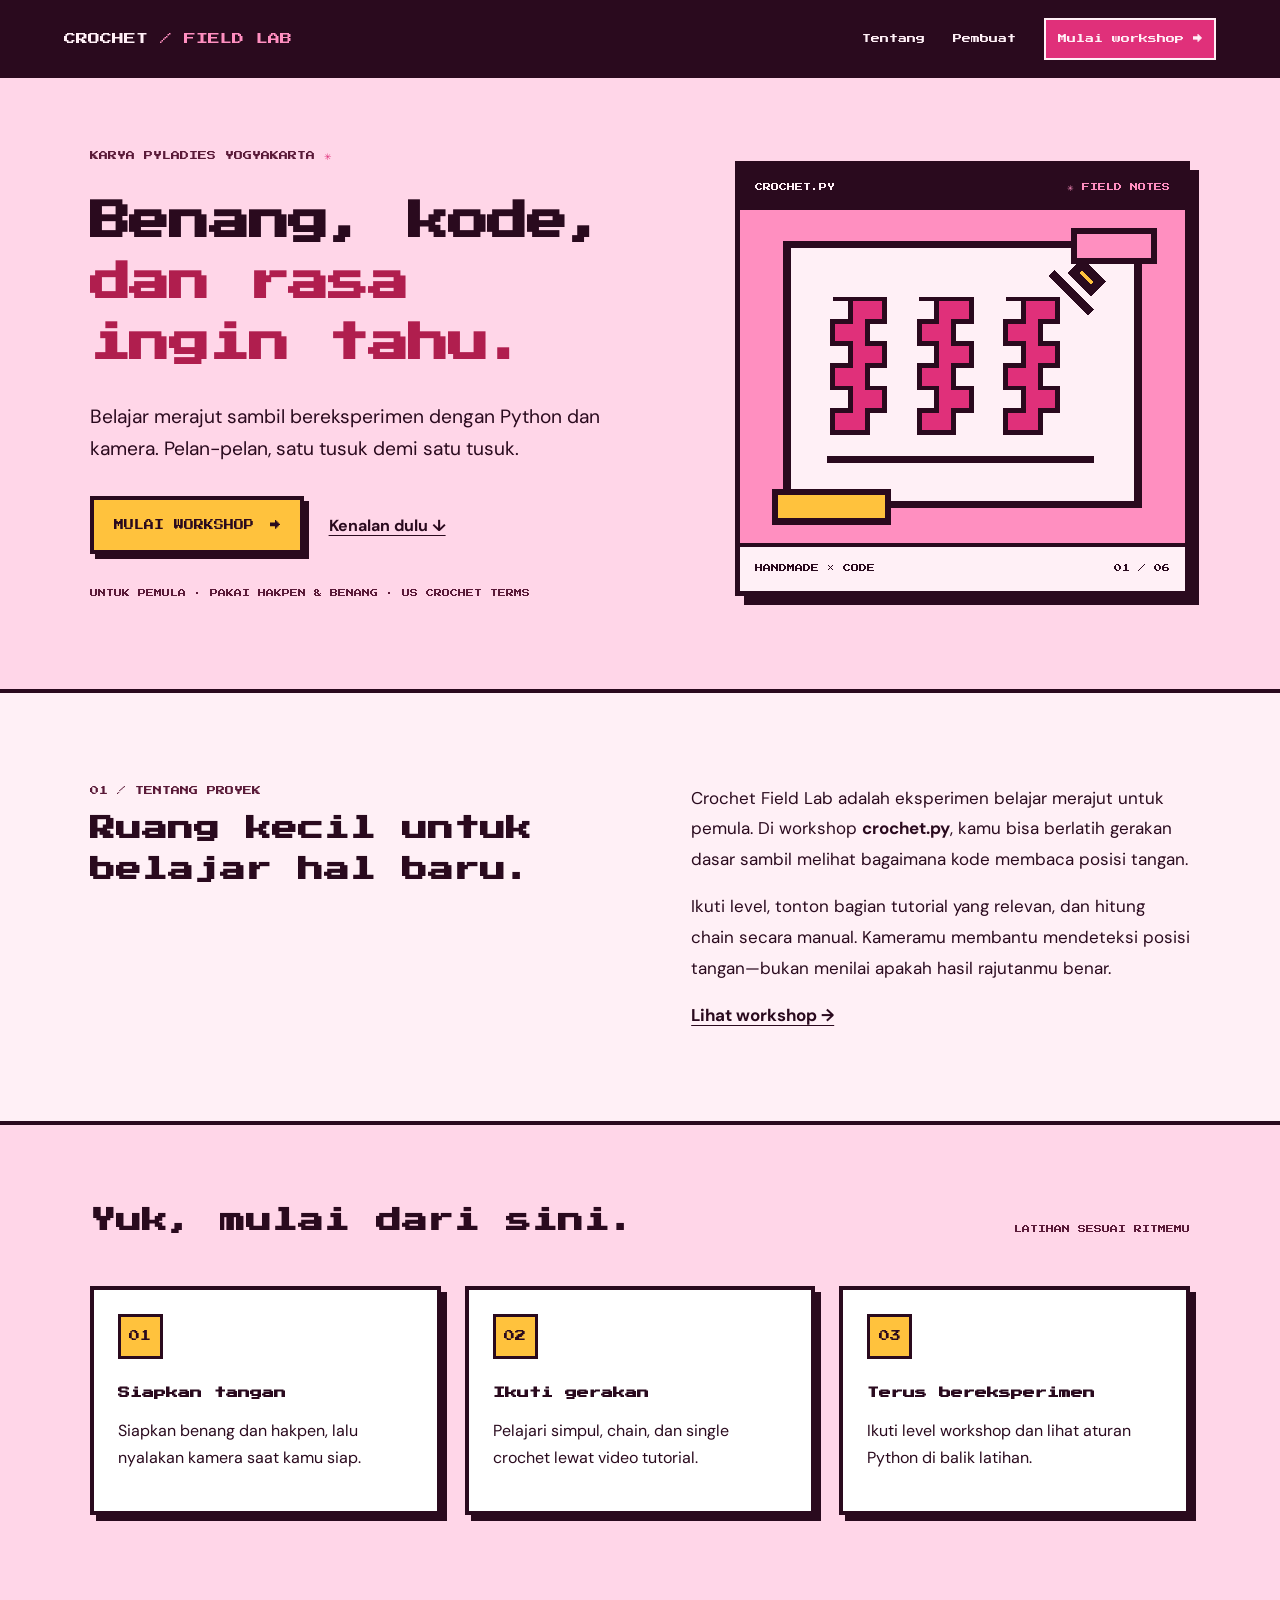
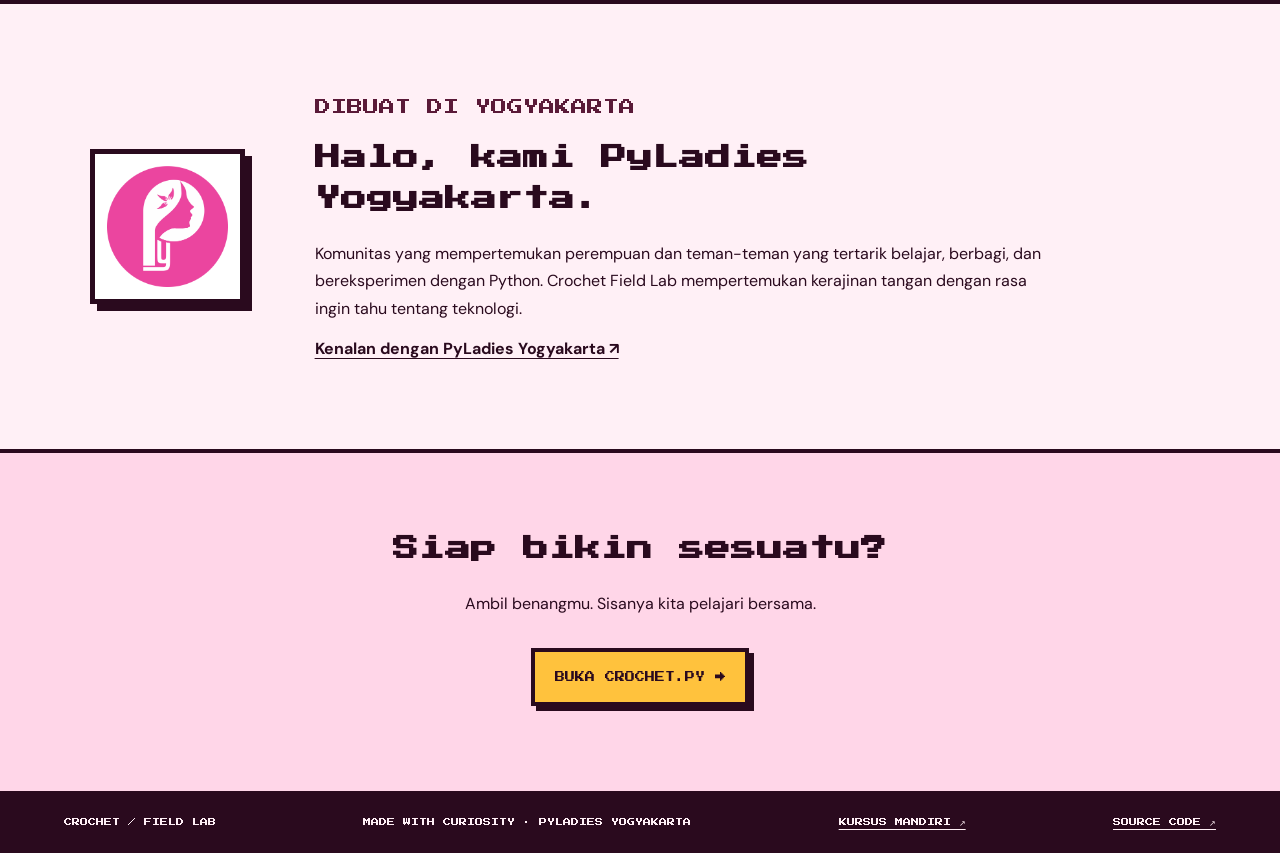
<file: index.html>
<!doctype html>
<html lang="id">
<head>
  <meta charset="utf-8" />
  <meta name="viewport" content="width=device-width, initial-scale=1" />
  <meta name="theme-color" content="#FFD6E8" />
  <meta name="description" content="Crochet Field Lab adalah eksperimen belajar merajut dan teknologi dari PyLadies Yogyakarta." />
  <title>Crochet Field Lab — Belajar, satu tusuk demi satu tusuk</title>
  <link rel="preconnect" href="https://fonts.googleapis.com" />
  <link rel="preconnect" href="https://fonts.gstatic.com" crossorigin />
  <link href="https://fonts.googleapis.com/css2?family=DM+Sans:wght@400;500;700&family=Press+Start+2P&display=swap" rel="stylesheet" />
  <link rel="stylesheet" href="profile.css" />
</head>
<body>
  <header class="topbar">
    <a class="brand" href="#home">CROCHET<span> / FIELD LAB</span></a>
    <nav aria-label="Navigasi utama"><a href="#about">Tentang</a><a href="#makers">Pembuat</a><a class="nav-cta" href="workshop.html">Mulai workshop <span aria-hidden="true">→</span></a></nav>
  </header>
  <main id="home">
    <section class="hero" aria-labelledby="hero-title">
      <div class="hero-copy">
        <p class="stamp">KARYA PYLADIES YOGYAKARTA <span>✳</span></p>
        <h1 id="hero-title">Benang, kode,<br /><span>dan rasa ingin tahu.</span></h1>
        <p class="lead">Belajar merajut sambil bereksperimen dengan Python dan kamera. Pelan-pelan, satu tusuk demi satu tusuk.</p>
        <div class="hero-actions"><a class="button button-gold" href="workshop.html">MULAI WORKSHOP <span aria-hidden="true">→</span></a><a class="text-link" href="#about">Kenalan dulu ↓</a></div>
        <p class="note">UNTUK PEMULA · PAKAI HAKPEN &amp; BENANG · US CROCHET TERMS</p>
      </div>
      <div class="hero-art" aria-hidden="true">
        <div class="art-header"><span>CROCHET.PY</span><span>✳ FIELD NOTES</span></div>
        <svg viewBox="0 0 360 270" role="presentation" shape-rendering="crispEdges">
          <rect x="38" y="28" width="284" height="210" fill="#fff0f6" stroke="#2a0a1e" stroke-width="6"/>
          <path d="M75 72h42v18h-14v18h14v18h-14v18h14v18h-14v18h-28v-18h14v-18H75v-18h14v-18H75V90h14V72zm70 0h42v18h-14v18h14v18h-14v18h14v18h-14v18h-28v-18h14v-18h-14v-18h14v-18h-14V90h14V72zm70 0h42v18h-14v18h14v18h-14v18h14v18h-14v18h-28v-18h14v-18h-14v-18h14v-18h-14V90h14V72z" fill="#e0307a" stroke="#2a0a1e" stroke-width="4"/>
          <path d="M70 202h216" stroke="#2a0a1e" stroke-width="6"/><path d="M252 51l32 32m-7-39 14 14-7 7-14-14z" stroke="#2a0a1e" stroke-width="7" fill="#ffc23d"/>
          <rect x="28" y="228" width="92" height="24" fill="#ffc23d" stroke="#2a0a1e" stroke-width="5"/><rect x="270" y="17" width="65" height="24" fill="#ff8fc0" stroke="#2a0a1e" stroke-width="5"/>
        </svg>
        <div class="art-footer"><span>HANDMADE × CODE</span><span>01 / 06</span></div>
      </div>
    </section>
    <section class="about" id="about" aria-labelledby="about-title">
      <div class="section-heading"><p class="section-num">01 / TENTANG PROYEK</p><h2 id="about-title">Ruang kecil untuk<br />belajar hal baru.</h2></div>
      <div class="about-copy"><p>Crochet Field Lab adalah eksperimen belajar merajut untuk pemula. Di workshop <strong>crochet.py</strong>, kamu bisa berlatih gerakan dasar sambil melihat bagaimana kode membaca posisi tangan.</p><p>Ikuti level, tonton bagian tutorial yang relevan, dan hitung chain secara manual. Kameramu membantu mendeteksi posisi tangan—bukan menilai apakah hasil rajutanmu benar.</p><a class="text-link" href="workshop.html">Lihat workshop →</a></div>
    </section>
    <section class="steps" aria-labelledby="steps-title"><div class="steps-head"><h2 id="steps-title">Yuk, mulai dari sini.</h2><span>LATIHAN SESUAI RITMEMU</span></div><div class="steps-grid"><article><span>01</span><h3>Siapkan tangan</h3><p>Siapkan benang dan hakpen, lalu nyalakan kamera saat kamu siap.</p></article><article><span>02</span><h3>Ikuti gerakan</h3><p>Pelajari simpul, chain, dan single crochet lewat video tutorial.</p></article><article><span>03</span><h3>Terus bereksperimen</h3><p>Ikuti level workshop dan lihat aturan Python di balik latihan.</p></article></div></section>
    <section class="makers" id="makers" aria-labelledby="makers-title"><div class="maker-mark" aria-hidden="true"><img src="assets/pyladies-yogyakarta.png" alt="" width="748" height="750" /></div><div><p class="section-num">DIBUAT DI YOGYAKARTA</p><h2 id="makers-title">Halo, kami PyLadies Yogyakarta.</h2><p>Komunitas yang mempertemukan perempuan dan teman-teman yang tertarik belajar, berbagi, dan bereksperimen dengan Python. Crochet Field Lab mempertemukan kerajinan tangan dengan rasa ingin tahu tentang teknologi.</p><a class="text-link" href="https://www.instagram.com/pyladies.yk/" target="_blank" rel="noopener noreferrer">Kenalan dengan PyLadies Yogyakarta ↗</a></div></section>
    <section class="closing"><h2>Siap bikin sesuatu?</h2><p>Ambil benangmu. Sisanya kita pelajari bersama.</p><a class="button button-gold" href="workshop.html">BUKA CROCHET.PY →</a></section>
  </main>
  <footer><span>CROCHET / FIELD LAB</span><span>MADE WITH CURIOSITY · PYLADIES YOGYAKARTA</span><a href="course.html">KURSUS MANDIRI ↗</a><a href="https://github.com/kaylaque/crochetfieldlab" target="_blank" rel="noopener noreferrer">SOURCE CODE ↗</a></footer>
</body>
</html>
</file>
<file: profile.css>
:root{--ink:#2a0a1e;--sky:#ffd6e8;--paper:#fff0f6;--pink:#e0307a;--soft:#ff8fc0;--gold:#ffc23d;--muted:#5a1a38;font-family:'DM Sans',system-ui,sans-serif;color:var(--ink);background:var(--sky)}
*{box-sizing:border-box}html{scroll-behavior:smooth}body{margin:0}a{color:inherit}a:focus-visible{outline:4px solid #b01e4e;outline-offset:4px}.topbar{background:var(--ink);color:var(--paper);min-height:76px;display:flex;align-items:center;justify-content:space-between;gap:24px;padding:18px max(24px,5vw)}.brand,.topbar nav,.stamp,.note,.art-header,.art-footer,.section-num,.steps-head>span,.steps-grid article>span,footer,.button{font-family:'Press Start 2P',ui-monospace,monospace}.brand{font-size:12px;text-decoration:none;line-height:1.7}.brand span{color:var(--soft)}.topbar nav{display:flex;align-items:center;gap:28px;font-size:9px;line-height:1.6}.topbar nav a{text-decoration:none}.topbar nav a:hover{text-decoration:underline}.nav-cta{background:var(--pink);border:2px solid var(--paper);padding:12px}.hero,.about,.steps,.makers,.closing{padding-left:max(24px,7vw);padding-right:max(24px,7vw)}.hero{display:grid;grid-template-columns:1.1fr .9fr;align-items:center;gap:7vw;min-height:570px;padding-top:70px;padding-bottom:80px;border-bottom:4px solid var(--ink)}.stamp,.section-num{font-size:9px;color:var(--muted);line-height:1.8}.stamp span{color:var(--pink)}h1,h2,h3,p{margin-top:0}h1,h2,h3{font-family:'Press Start 2P',ui-monospace,monospace}h1{font-size:clamp(23px,3.2vw,43px);line-height:1.5;letter-spacing:-.03em;margin:26px 0}h1 span{color:#b01e4e}.lead{font-size:clamp(17px,1.5vw,20px);line-height:1.65;max-width:590px}.hero-actions{display:flex;align-items:center;gap:25px;flex-wrap:wrap;margin:32px 0}.button{display:inline-flex;align-items:center;justify-content:center;gap:16px;min-height:58px;padding:16px 20px;border:4px solid var(--ink);box-shadow:5px 5px 0 var(--ink);text-decoration:none;font-size:10px;line-height:1.7}.button-gold{background:var(--gold)}.button:hover{background:var(--soft)}.button:active{transform:translate(2px,2px);box-shadow:3px 3px 0 var(--ink)}.text-link{font-weight:700;text-underline-offset:4px}.note{font-size:8px;line-height:1.8;color:var(--muted)}.hero-art{background:white;border:5px solid var(--ink);box-shadow:9px 9px 0 var(--ink);max-width:490px;width:100%;justify-self:end}.art-header,.art-footer{background:var(--ink);color:var(--paper);padding:15px;display:flex;justify-content:space-between;gap:10px;font-size:8px;line-height:1.7}.art-header span:last-child{color:var(--soft)}.hero-art svg{display:block;width:100%;background:#ff8fc0}.art-footer{background:var(--paper);color:var(--ink);border-top:4px solid var(--ink)}.about{display:grid;grid-template-columns:1fr 1fr;gap:8vw;padding-top:90px;padding-bottom:90px;background:var(--paper);border-bottom:4px solid var(--ink)}h2{font-size:clamp(17px,2vw,26px);line-height:1.6}.about-copy{font-size:17px;line-height:1.8;max-width:620px}.steps{padding-top:75px;padding-bottom:85px;border-bottom:4px solid var(--ink)}.steps-head{display:flex;justify-content:space-between;align-items:baseline;gap:20px}.steps-head>span{font-size:8px;line-height:1.8;color:var(--muted)}.steps-grid{display:grid;grid-template-columns:repeat(3,1fr);gap:24px;margin-top:24px}.steps-grid article{background:white;border:4px solid var(--ink);box-shadow:6px 6px 0 var(--ink);padding:24px}.steps-grid article>span{display:inline-grid;place-items:center;width:45px;height:45px;background:var(--gold);border:3px solid var(--ink);font-size:11px}.steps-grid h3{font-size:12px;line-height:1.8;margin:24px 0 12px}.steps-grid p,.makers p,.closing p{font-size:16px;line-height:1.7}.makers{display:grid;grid-template-columns:180px 1fr;gap:45px;align-items:center;padding-top:90px;padding-bottom:90px;background:var(--paper);border-bottom:4px solid var(--ink)}.makers>div:last-child{max-width:750px}.maker-mark{width:155px;height:155px;display:grid;place-content:center;background:var(--pink);color:white;border:5px solid var(--ink);box-shadow:7px 7px 0 var(--ink);font:24px 'Press Start 2P',monospace}.maker-mark span{font-size:20px;color:var(--gold)}.closing{text-align:center;padding-top:75px;padding-bottom:85px}.closing .button{margin-top:15px}footer{display:flex;justify-content:space-between;gap:20px;flex-wrap:wrap;padding:24px max(24px,5vw);background:var(--ink);color:var(--paper);font-size:8px;line-height:1.8}footer a{text-underline-offset:3px}@media(max-width:800px){.topbar{padding:15px 20px}.topbar nav{gap:12px}.topbar nav a:not(.nav-cta){display:none}.brand{font-size:9px}.nav-cta{font-size:8px}.hero{grid-template-columns:1fr;gap:45px;padding-top:50px;padding-bottom:55px}.hero-art{justify-self:stretch;max-width:500px}.about{grid-template-columns:1fr;gap:15px;padding-top:60px;padding-bottom:60px}.steps-grid{grid-template-columns:1fr;gap:16px}.steps-head{display:block}.makers{grid-template-columns:1fr;gap:30px;padding-top:65px;padding-bottom:65px}.maker-mark{width:115px;height:115px;font-size:20px}.closing{padding-top:60px;padding-bottom:70px}}@media(prefers-reduced-motion:reduce){html{scroll-behavior:auto}}
.maker-mark{background:white;padding:12px}.maker-mark img{display:block;width:100%;height:auto}
</file>
